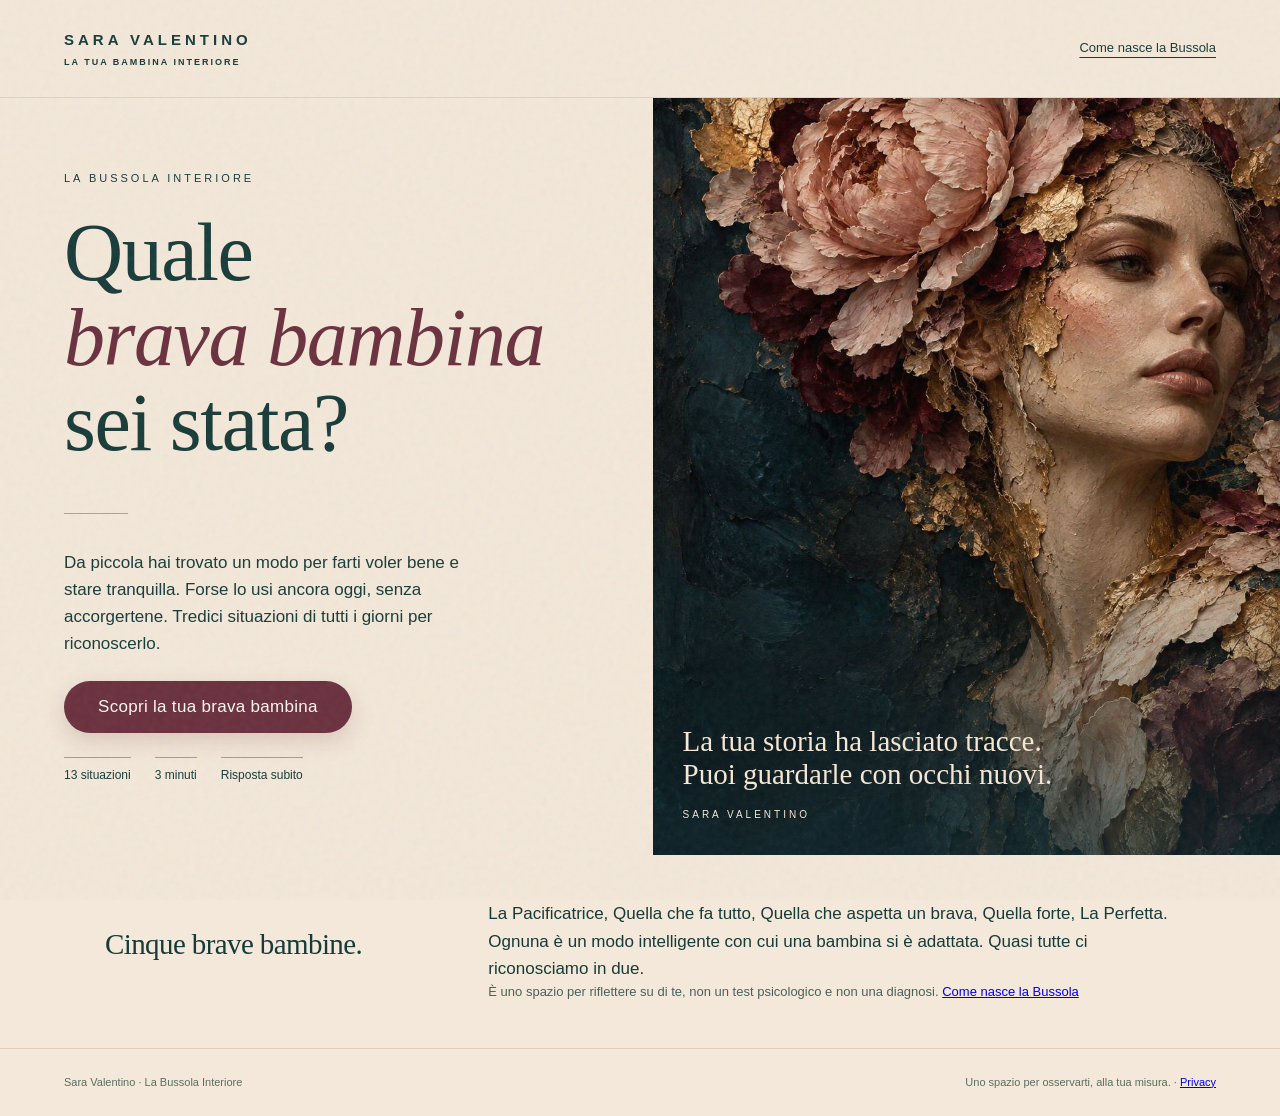
<file: index.html>
<!doctype html><html lang="it"><head><meta charset="utf-8"><meta name="viewport" content="width=device-width,initial-scale=1"><meta name="theme-color" content="#153b3b"><meta name="description" content="La Bussola Interiore di Sara Valentino: 13 situazioni di tutti i giorni per riconoscere la brava bambina che sei stata."><title>Quale brava bambina sei? | La Bussola Interiore</title><link rel="stylesheet" href="style.css"></head><body>
<header><a href="./" class="brand" aria-label="Sara Valentino, pagina iniziale">SARA VALENTINO<span>LA TUA BAMBINA INTERIORE</span></a><a href="ricerca.html" class="method">Come nasce la Bussola</a></header>
<main id="app"></main>
<footer><span>Sara Valentino · La Bussola Interiore</span><span>Uno spazio per osservarti, alla tua misura. · <a href="privacy.html">Privacy</a></span></footer>
<script src="data.js"></script><script src="app.js"></script></body></html>
</file>
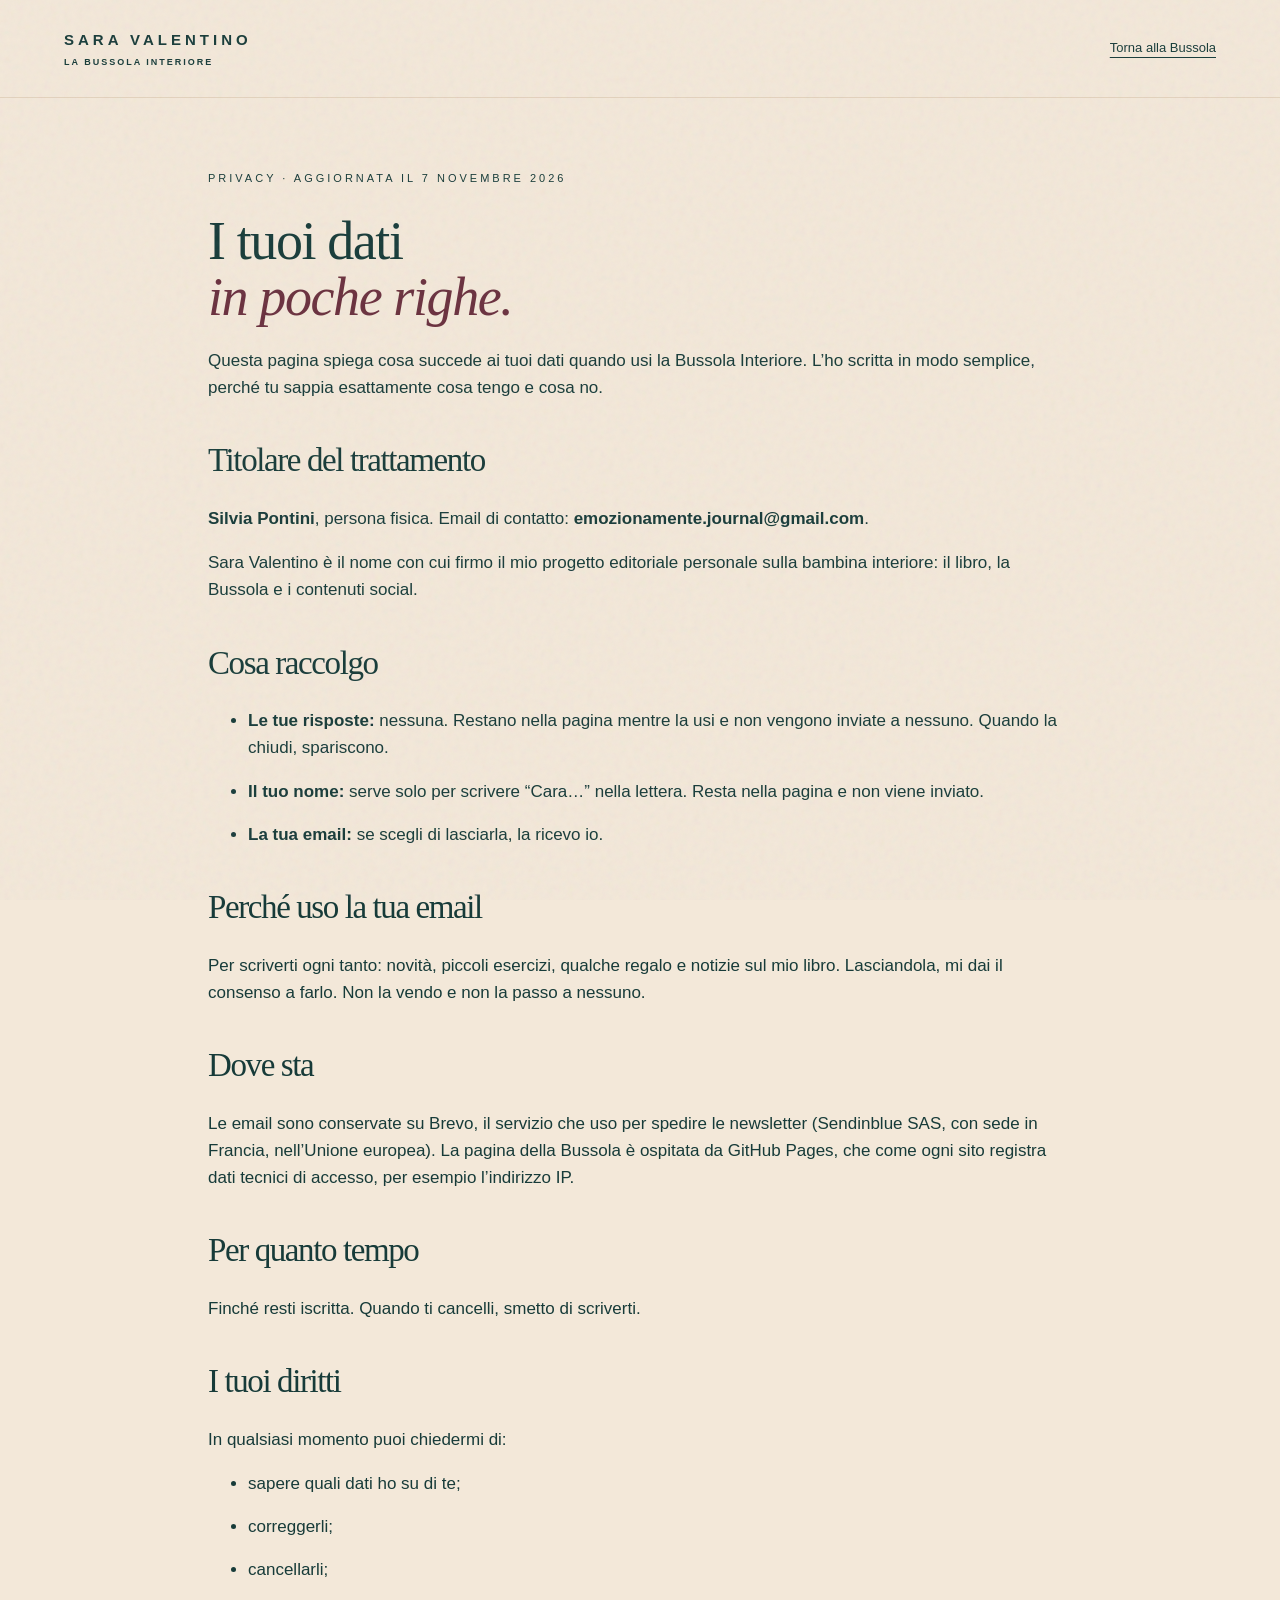
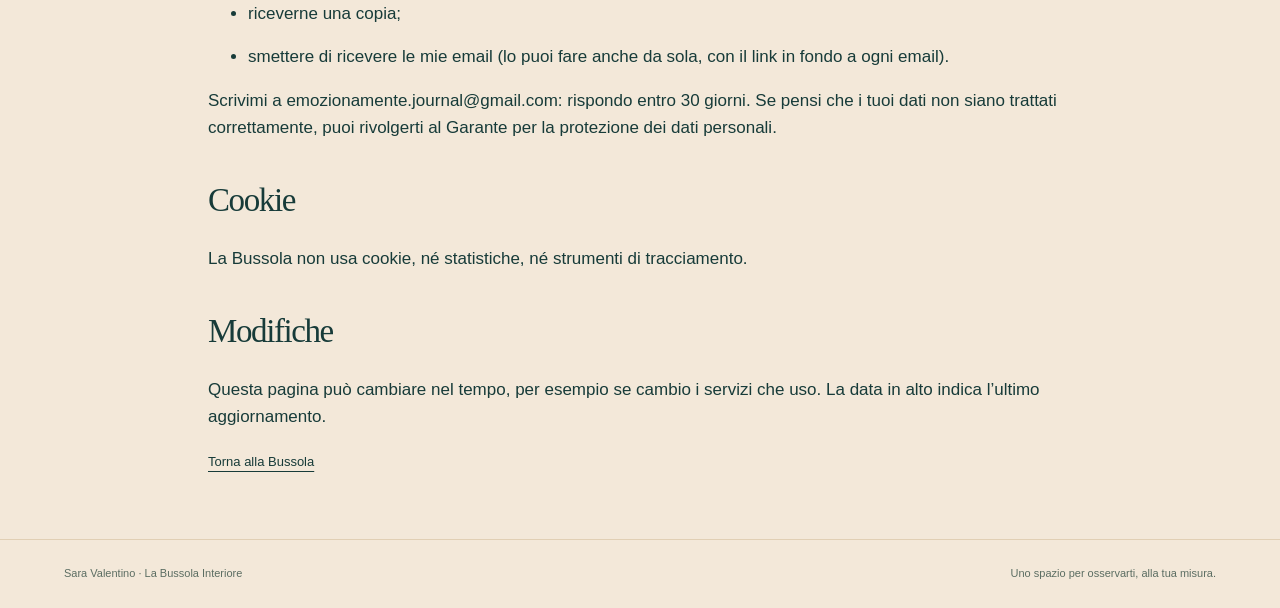
<file: privacy.html>
<!doctype html><html lang="it"><head><meta charset="utf-8"><meta name="viewport" content="width=device-width,initial-scale=1"><title>Privacy | La Bussola Interiore</title><link rel="stylesheet" href="style.css"></head><body><header><a href="./" class="brand">SARA VALENTINO<span>LA BUSSOLA INTERIORE</span></a><a href="./" class="method">Torna alla Bussola</a></header><main class="document">
<span class="eyebrow">Privacy · aggiornata il 7 novembre 2026</span>
<h1>I tuoi dati<br><em>in poche righe.</em></h1>
<p>Questa pagina spiega cosa succede ai tuoi dati quando usi la Bussola Interiore. L’ho scritta in modo semplice, perché tu sappia esattamente cosa tengo e cosa no.</p>
<h2>Titolare del trattamento</h2><p><strong>Silvia Pontini</strong>, persona fisica. Email di contatto: <strong>emozionamente.journal@gmail.com</strong>.</p><p>Sara Valentino è il nome con cui firmo il mio progetto editoriale personale sulla bambina interiore: il libro, la Bussola e i contenuti social.</p>
<h2>Cosa raccolgo</h2>
<ul>
<li><strong>Le tue risposte:</strong> nessuna. Restano nella pagina mentre la usi e non vengono inviate a nessuno. Quando la chiudi, spariscono.</li>
<li><strong>Il tuo nome:</strong> serve solo per scrivere “Cara…” nella lettera. Resta nella pagina e non viene inviato.</li>
<li><strong>La tua email:</strong> se scegli di lasciarla, la ricevo io.</li>
</ul>
<h2>Perché uso la tua email</h2>
<p>Per scriverti ogni tanto: novità, piccoli esercizi, qualche regalo e notizie sul mio libro. Lasciandola, mi dai il consenso a farlo. Non la vendo e non la passo a nessuno.</p>
<h2>Dove sta</h2>
<p>Le email sono conservate su Brevo, il servizio che uso per spedire le newsletter (Sendinblue SAS, con sede in Francia, nell’Unione europea). La pagina della Bussola è ospitata da GitHub Pages, che come ogni sito registra dati tecnici di accesso, per esempio l’indirizzo IP.</p>
<h2>Per quanto tempo</h2>
<p>Finché resti iscritta. Quando ti cancelli, smetto di scriverti.</p>
<h2>I tuoi diritti</h2><p>In qualsiasi momento puoi chiedermi di:</p><ul><li>sapere quali dati ho su di te;</li><li>correggerli;</li><li>cancellarli;</li><li>riceverne una copia;</li><li>smettere di ricevere le mie email (lo puoi fare anche da sola, con il link in fondo a ogni email).</li></ul><p>Scrivimi a emozionamente.journal@gmail.com: rispondo entro 30 giorni. Se pensi che i tuoi dati non siano trattati correttamente, puoi rivolgerti al Garante per la protezione dei dati personali.</p>
<h2>Cookie</h2>
<p>La Bussola non usa cookie, né statistiche, né strumenti di tracciamento.</p>
<h2>Modifiche</h2><p>Questa pagina può cambiare nel tempo, per esempio se cambio i servizi che uso. La data in alto indica l’ultimo aggiornamento.</p>
<p><a href="./" class="method">Torna alla Bussola</a></p>
</main><footer><span>Sara Valentino · La Bussola Interiore</span><span>Uno spazio per osservarti, alla tua misura.</span></footer></body></html>
</file>
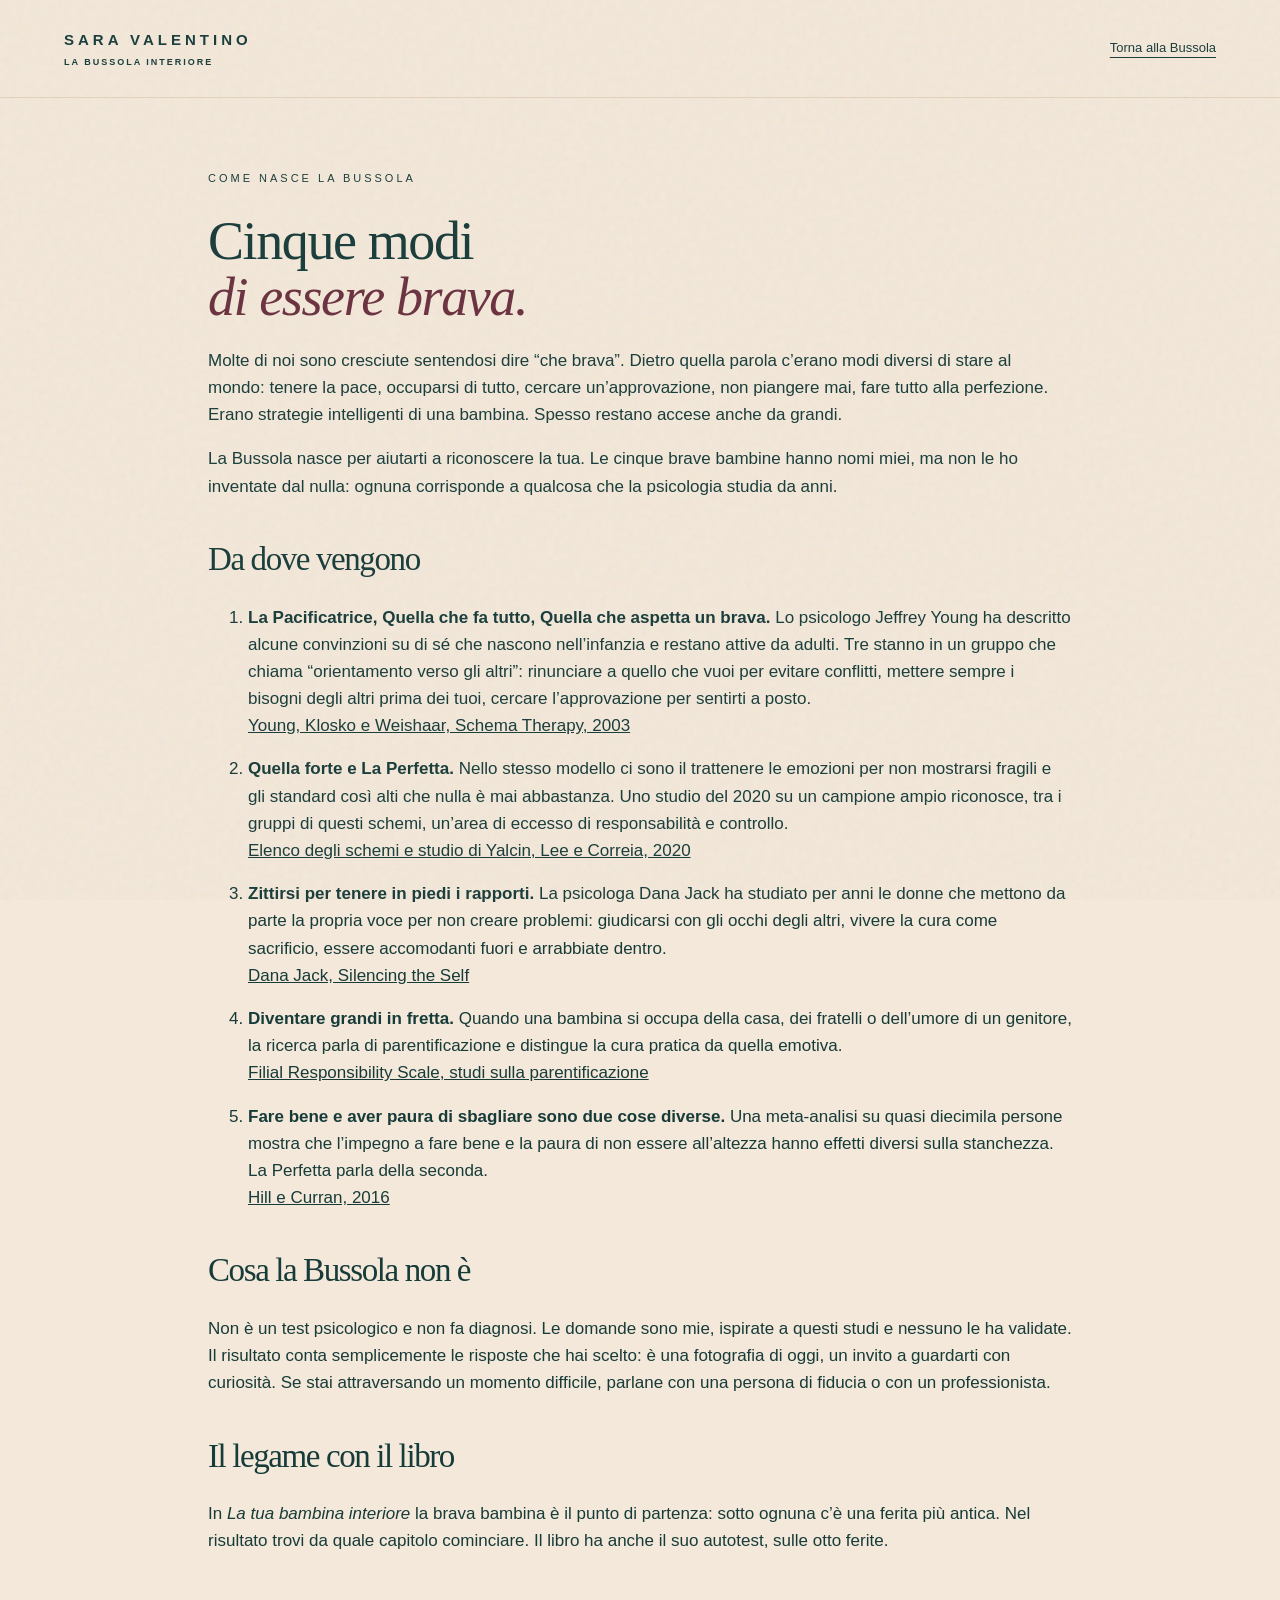
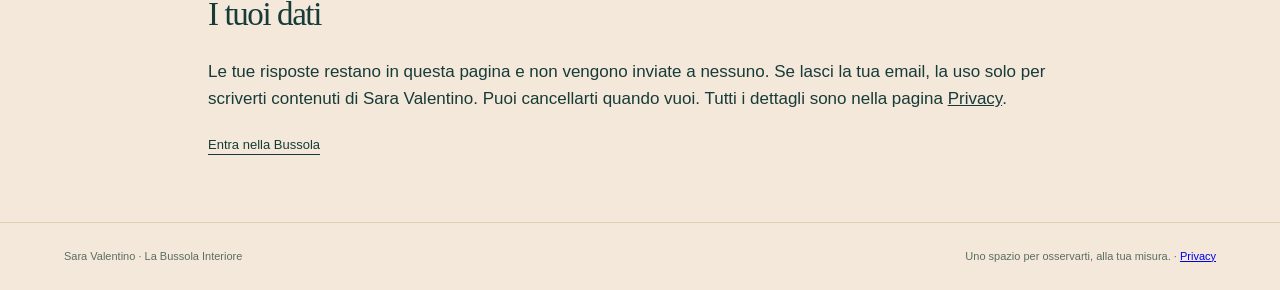
<file: ricerca.html>
<!doctype html><html lang="it"><head><meta charset="utf-8"><meta name="viewport" content="width=device-width,initial-scale=1"><title>Come nasce la Bussola | La Bussola Interiore</title><link rel="stylesheet" href="style.css"></head><body><header><a href="./" class="brand">SARA VALENTINO<span>LA BUSSOLA INTERIORE</span></a><a href="./" class="method">Torna alla Bussola</a></header><main class="document">
<span class="eyebrow">Come nasce la Bussola</span>
<h1>Cinque modi<br><em>di essere brava.</em></h1>
<p>Molte di noi sono cresciute sentendosi dire “che brava”. Dietro quella parola c’erano modi diversi di stare al mondo: tenere la pace, occuparsi di tutto, cercare un’approvazione, non piangere mai, fare tutto alla perfezione. Erano strategie intelligenti di una bambina. Spesso restano accese anche da grandi.</p>
<p>La Bussola nasce per aiutarti a riconoscere la tua. Le cinque brave bambine hanno nomi miei, ma non le ho inventate dal nulla: ognuna corrisponde a qualcosa che la psicologia studia da anni.</p>
<h2>Da dove vengono</h2>
<ol>
<li><strong>La Pacificatrice, Quella che fa tutto, Quella che aspetta un brava.</strong> Lo psicologo Jeffrey Young ha descritto alcune convinzioni su di sé che nascono nell’infanzia e restano attive da adulti. Tre stanno in un gruppo che chiama “orientamento verso gli altri”: rinunciare a quello che vuoi per evitare conflitti, mettere sempre i bisogni degli altri prima dei tuoi, cercare l’approvazione per sentirti a posto.<br><a href="https://en.wikipedia.org/wiki/Schema_therapy" target="_blank" rel="noopener">Young, Klosko e Weishaar, Schema Therapy, 2003</a></li>
<li><strong>Quella forte e La Perfetta.</strong> Nello stesso modello ci sono il trattenere le emozioni per non mostrarsi fragili e gli standard così alti che nulla è mai abbastanza. Uno studio del 2020 su un campione ampio riconosce, tra i gruppi di questi schemi, un’area di eccesso di responsabilità e controllo.<br><a href="https://en.wikipedia.org/wiki/List_of_maladaptive_schemas" target="_blank" rel="noopener">Elenco degli schemi e studio di Yalcin, Lee e Correia, 2020</a></li>
<li><strong>Zittirsi per tenere in piedi i rapporti.</strong> La psicologa Dana Jack ha studiato per anni le donne che mettono da parte la propria voce per non creare problemi: giudicarsi con gli occhi degli altri, vivere la cura come sacrificio, essere accomodanti fuori e arrabbiate dentro.<br><a href="https://blog.oup.com/2010/03/silencing-the-self/" target="_blank" rel="noopener">Dana Jack, Silencing the Self</a></li>
<li><strong>Diventare grandi in fretta.</strong> Quando una bambina si occupa della casa, dei fratelli o dell’umore di un genitore, la ricerca parla di parentificazione e distingue la cura pratica da quella emotiva.<br><a href="https://www.fahsbeckfund.org/publication/parentification-and-adult-psychosocial-life-distress/" target="_blank" rel="noopener">Filial Responsibility Scale, studi sulla parentificazione</a></li>
<li><strong>Fare bene e aver paura di sbagliare sono due cose diverse.</strong> Una meta-analisi su quasi diecimila persone mostra che l’impegno a fare bene e la paura di non essere all’altezza hanno effetti diversi sulla stanchezza. La Perfetta parla della seconda.<br><a href="https://pubmed.ncbi.nlm.nih.gov/26231736/" target="_blank" rel="noopener">Hill e Curran, 2016</a></li>
</ol>
<h2>Cosa la Bussola non è</h2>
<p>Non è un test psicologico e non fa diagnosi. Le domande sono mie, ispirate a questi studi e nessuno le ha validate. Il risultato conta semplicemente le risposte che hai scelto: è una fotografia di oggi, un invito a guardarti con curiosità. Se stai attraversando un momento difficile, parlane con una persona di fiducia o con un professionista.</p>
<h2>Il legame con il libro</h2>
<p>In <em>La tua bambina interiore</em> la brava bambina è il punto di partenza: sotto ognuna c’è una ferita più antica. Nel risultato trovi da quale capitolo cominciare. Il libro ha anche il suo autotest, sulle otto ferite.</p>
<h2>I tuoi dati</h2>
<p>Le tue risposte restano in questa pagina e non vengono inviate a nessuno. Se lasci la tua email, la uso solo per scriverti contenuti di Sara Valentino. Puoi cancellarti quando vuoi. Tutti i dettagli sono nella pagina <a href="privacy.html">Privacy</a>.</p>
<p><a href="./" class="method">Entra nella Bussola</a></p>
</main><footer><span>Sara Valentino · La Bussola Interiore</span><span>Uno spazio per osservarti, alla tua misura. · <a href="privacy.html">Privacy</a></span></footer></body></html>
</file>
<file: style.css>
*{box-sizing:border-box} :root{--ink:#173b39;--paper:#f3e8d9;--rose:#dec0af;--gold:#c69f63;--wine:#6a303e}body{margin:0;color:var(--ink);background:var(--paper);font-family:Arial,Helvetica,sans-serif;font-size:17px;line-height:1.6}body:before{content:'';position:fixed;inset:0;pointer-events:none;opacity:.16;z-index:8;background-image:url("data:image/svg+xml,%3Csvg viewBox='0 0 160 160' xmlns='http://www.w3.org/2000/svg'%3E%3Cfilter id='n'%3E%3CfeTurbulence type='fractalNoise' baseFrequency='.85' numOctaves='3' stitchTiles='stitch'/%3E%3C/filter%3E%3Crect width='100%25' height='100%25' opacity='.4' filter='url(%23n)'/%3E%3C/svg%3E")}header{max-width:1440px;margin:auto;display:flex;align-items:center;justify-content:space-between;padding:28px 5vw;border-bottom:1px solid #b8987044}.brand{color:var(--ink);font-size:15px;letter-spacing:4px;text-decoration:none;font-weight:bold}.brand span{display:block;font-size:9px;letter-spacing:2px;margin-top:3px}.method{color:var(--ink);font-size:13px;text-underline-offset:5px}h1,h2,h3{font-family:Georgia,'Times New Roman',serif;font-weight:normal;line-height:1.04;letter-spacing:-1.4px}h1{font-size:clamp(48px,6.4vw,94px);margin:22px 0}h1 em,h2 em{color:var(--wine);font-weight:normal}h2{font-size:clamp(34px,4vw,58px)}h3{font-size:29px;letter-spacing:-.6px}.eyebrow{font-size:11px;letter-spacing:3px;text-transform:uppercase}.hero{display:grid;grid-template-columns:1.04fr 1fr;max-width:1440px;margin:auto;min-height:710px}.intro{padding:72px 5vw 60px;display:flex;flex-direction:column;align-items:flex-start;justify-content:center}.intro p{max-width:430px;margin:10px 0 24px}.art{position:relative;min-height:650px;background:#193a38 url('assets/hero.jpg') center/cover;box-shadow:inset 0 0 60px #0003}.art:after{content:'';position:absolute;inset:0;background:linear-gradient(0deg,#102b32aa,transparent 40%)}.art-caption{position:absolute;bottom:35px;left:30px;right:30px;color:#f8e8d5;z-index:1;font-family:Georgia,serif;font-size:29px;line-height:1.15}.art-caption small{display:block;font:10px Arial;letter-spacing:3px;margin-top:18px}.gold-line{width:64px;height:1px;background:var(--gold);margin:25px 0}.primary{border:1px solid #b39566;background:linear-gradient(135deg,#2f5a53,#173b39 75%);color:#fff5e5;padding:17px 28px;font-size:16px;cursor:pointer;box-shadow:0 5px 0 #102c2a,0 14px 28px #16393422;display:inline-block;text-decoration:none;border-radius:3px}.primary:hover{background:linear-gradient(135deg,#396f63,#214b43)}button,a{touch-action:manipulation}button:focus-visible,a:focus-visible{outline:3px solid #b67a31;outline-offset:5px}.small{font-size:13px;color:#49625b}.facts{display:flex;gap:24px;margin:24px 0 10px;font-size:12px}.facts span{border-top:1px solid #bd9868;padding-top:8px}.promise{max-width:1130px;padding:45px 30px;margin:auto;display:grid;grid-template-columns:1fr 2fr;gap:40px}.promise p{margin:0}.shell{display:grid;grid-template-columns:minmax(280px,.72fr) 1.4fr;max-width:1240px;margin:38px auto 65px;min-height:720px;box-shadow:0 28px 60px #36271c18}.side-art{background:#173d3a url('assets/hero.jpg') 57% center/cover;position:relative;min-height:580px}.side-art:after{content:'';position:absolute;inset:0;background:linear-gradient(0deg,#102f31ee,transparent 85%)}.side-copy{position:absolute;z-index:1;bottom:36px;padding:35px;color:#f6e5d0}.side-copy h2{font-size:44px}.side-copy p{font-size:14px;color:#ecdbca}.sheet{padding:42px 50px;background:linear-gradient(120deg,#fff6e9,#ecddca);box-shadow:inset 1px 0 2px #fff9;position:relative}.progress-info{display:flex;justify-content:space-between;font-size:11px;letter-spacing:1.5px;text-transform:uppercase}.progress{height:3px;background:#c7bca9;margin:12px 0 30px}.progress div{height:3px;background:var(--wine);transition:width .3s}.sheet h2{font-size:clamp(30px,3vw,43px);line-height:1.12;margin:22px 0 13px}.note{font-size:14px;line-height:1.5;color:#5b6e66}.answers{display:grid;gap:12px;margin:26px 0}.answer{display:flex;gap:15px;align-items:center;text-align:left;color:var(--ink);padding:17px 20px;border:1px solid #bfa889;border-radius:4px;background:linear-gradient(135deg,#fff9ef,#e8d8c5);box-shadow:0 3px 0 #b5a18b55,0 7px 14px #4b33280b;font:16px/1.4 Arial;cursor:pointer;min-height:65px}.answer .letter{border:1px solid #ac9572;border-radius:50%;flex-shrink:0;height:28px;width:28px;display:grid;place-items:center;font-size:11px}.answer:hover{border-color:#497669;background:#f4e3cf}.answer[aria-pressed=true]{background:linear-gradient(125deg,#305951,#1e433e);color:#fff4e0;border-color:#af8e58;box-shadow:0 3px 0 #142e2a}.answer[aria-pressed=true] .letter{border-color:#d3b579}.answer:last-child{font-size:14px}.navigation{display:flex;justify-content:space-between;align-items:center;margin-top:27px;gap:20px}.plain{background:none;border:0;color:var(--ink);font-size:14px;padding:12px 0;cursor:pointer;text-decoration:underline;text-underline-offset:4px}.primary:disabled{opacity:.4;cursor:default}.privacy{font-size:12px;color:#627267;line-height:1.4;margin-top:22px}.results{max-width:1000px;margin:60px auto;padding:0 30px}.result-head{border-bottom:1px solid #b29468;padding-bottom:25px}.result-head h1{font-size:clamp(42px,5vw,65px)}.summary-ribbon{display:flex;gap:20px;flex-wrap:wrap;margin:24px 0;color:#365f55;font-size:14px}.summary-ribbon span{padding:10px 0;border-top:1px solid #bba17a}.result-grid{display:grid;grid-template-columns:1fr 1fr;gap:35px;margin:34px 0}.map{background:#e6d5bd;padding:30px;box-shadow:inset 0 1px #fff,0 12px 24px #32201e12;border:1px solid #c4a97e}.map h3{margin-top:0}.bar-row{margin:15px 0}.bar-title{display:flex;justify-content:space-between;gap:10px;font-size:14px}.bar-title span:last-child{font-size:12px;white-space:nowrap}.bar{height:7px;background:#c7b49a;margin-top:6px;border-radius:10px;overflow:hidden}.bar div{height:100%;background:linear-gradient(90deg,#42695d,#224a44);border-radius:10px}.profile{padding:30px;border-top:1px solid #bba17a;margin:22px 0;background:#fff4e44a}.profile h3{margin:8px 0}.profile .subtitle{font-family:Georgia,serif;font-size:23px;color:var(--wine)}.phrases{list-style:none;padding:0;counter-reset:item}.phrases li{position:relative;padding:12px 0 12px 38px;border-bottom:1px solid #bb9d7133;font-family:Georgia,serif;font-size:21px;line-height:1.3}.phrases li:before{counter-increment:item;content:'0' counter(item);position:absolute;left:0;color:#946d3a;font:11px/26px Arial}.book{display:grid;grid-template-columns:155px 1fr;gap:32px;padding:38px;background:#173c39;color:#f7ead9;margin-top:45px;border-top:3px solid #b89b64}.book img{width:100%;height:auto;align-self:center;box-shadow:8px 12px 24px #0006}.book h3{font-size:32px;margin:8px 0 15px}.book p{font-size:15px}.book a{color:#f4d9aa;text-underline-offset:5px}.document{max-width:920px;margin:65px auto;padding:0 28px}.document h1{font-size:54px}.document h2{font-size:33px;margin-top:42px}.document a{color:var(--ink)}.document li{margin:16px 0}.document .notice{padding:24px;background:#e4d1b5;border-left:3px solid var(--wine)}footer{padding:25px 5vw;display:flex;gap:15px;justify-content:space-between;border-top:1px solid #bc9c6b55;color:#5b6d62;font-size:11px}.topic-row{display:flex;justify-content:space-between;align-items:center;gap:12px;padding:10px 0;border-bottom:1px solid #b8987044;font-size:15px}.topic-row:last-child{border-bottom:0}.topic-row>div{display:flex;flex-wrap:wrap;gap:6px;justify-content:flex-end}.evidence-number{display:inline-grid;place-items:center;width:26px;height:26px;border-radius:50%;background:var(--ink);color:#fff4e0;font-size:12px}.evidence{list-style:none;padding:0}.evidence li{padding:14px 0;border-bottom:1px solid #bb9d7133}.evidence li p{margin:4px 0}.single-topic{margin:12px 0}.single-topic summary{cursor:pointer;font-family:Georgia,serif;font-size:20px;padding:6px 0}details.profile summary{cursor:pointer;font-family:Georgia,serif;font-size:22px} @media(max-width:760px){header{padding:20px}.brand{font-size:12px;letter-spacing:2.4px}.brand span{font-size:8px}.method{font-size:11px;max-width:100px;text-align:right}.hero{display:flex;flex-direction:column}.intro{padding:36px 25px 40px}.intro h1{font-size:57px}.art{min-height:450px;background-position:50% 30%}.art-caption{font-size:27px}.promise{display:block;padding:30px 25px}.promise h3{margin-top:0}.shell{display:block;margin:0;box-shadow:none;min-height:0}.side-art{min-height:175px;background-position:50% 29%}.side-copy{padding:20px 25px;bottom:0}.side-copy h2{font-size:31px;margin:0}.side-copy p{display:none}.side-copy .eyebrow{font-size:10px}.sheet{padding:28px 22px 35px}.sheet h2{font-size:32px}.answer{padding:16px;font-size:16px}.progress{margin-bottom:22px}.result-grid{grid-template-columns:1fr;gap:15px}.results{margin:35px auto;padding:0 23px}.profile{padding:24px 0}.map{padding:23px}.book{grid-template-columns:100px 1fr;gap:20px;padding:24px 18px}.book h3{font-size:26px}.book p{font-size:14px}.book .eyebrow{letter-spacing:1.4px;font-size:9px}.summary-ribbon{gap:8px;font-size:12px}footer{flex-direction:column;padding:24px}.document h1{font-size:42px}}@media(prefers-reduced-motion:reduce){*{transition:none!important}}@media print{header,footer,.navigation,.no-print{display:none}.results{margin:0;max-width:none}.book{background:white;color:black;break-inside:avoid}.book a{color:black}.profile,.map{break-inside:avoid}body:before{display:none}body{background:white}.result-grid{display:block}}
.selection-help{font-size:13px;color:#49625b;margin-top:22px}.topic-row{padding:12px 0;border-bottom:1px solid #b3946a55}.topic-row>span{font-size:15px;display:block;margin-bottom:6px}.topic-row>div{display:flex;gap:6px;flex-wrap:wrap}.evidence-number{display:inline-grid;place-items:center;background:#264e47;color:#fff2db;border:1px solid #aa8b57;border-radius:50%;height:28px;min-width:28px;font-size:11px}.evidence{list-style:none;padding:0;margin:15px 0}.evidence li{border-left:2px solid #b49568;padding:10px 0 10px 18px;margin:15px 0}.evidence p{margin:5px 0;line-height:1.5}.evidence .eyebrow{font-size:10px;letter-spacing:1.5px}.single-topic{padding:14px 0;border-bottom:1px solid #bba17a66}summary{cursor:pointer}.answer:last-child{margin-top:5px}.profile h3{line-height:1.13}.no-print{scroll-margin-top:20px}

.gate-form{margin-top:28px;display:flex;flex-direction:column;gap:12px;max-width:520px}.gate-input{font:inherit;font-size:1.1rem;padding:16px 18px;border:1.5px solid #153b3b;border-radius:14px;background:#fff;color:#1d2b2b;width:100%;box-sizing:border-box}.gate-input:focus{outline:3px solid #c9a35e;outline-offset:2px}.gate-error{color:#9b2c2c;min-height:1.2em;margin:0}
/* v2 novembre 2026: risultato diretto e lettera */
.result-card{background:#fffaf2;border:1px solid #dcc6a8;border-radius:18px;padding:clamp(24px,5vw,48px);margin:24px 0}
.result-card h1{margin:10px 0 14px;line-height:1.05}
.result-line{font-size:clamp(19px,2.2vw,23px);color:var(--wine);font-family:Georgia,serif;margin:0 0 18px}
.second{font-size:15px;color:var(--ink);opacity:.85;margin-top:18px}
.sara-note{font-family:Georgia,serif;font-style:italic;font-size:19px;border-left:3px solid var(--rose);padding:14px 22px;margin:22px 0;background:#fff6ec}
.letter-card h2{margin-top:0}
.gate-check{display:flex;gap:12px;align-items:flex-start;font-size:15px}
.gate-check input{width:20px;height:20px;margin-top:3px;flex:none}
.lettera{background:#fffaf2;border:1px solid #dcc6a8;border-radius:18px;padding:clamp(24px,5vw,48px);margin:24px 0;font-family:Georgia,serif;font-size:19px;line-height:1.7}
.lettera p{margin:0 0 16px}
.lettera .sign{font-style:italic;margin-top:22px}
.primary{background:var(--wine);border:none;color:#fff8ef;border-radius:999px;padding:16px 34px;font-size:17px;letter-spacing:.3px;box-shadow:0 8px 22px #6a303e2e;transition:transform .15s,box-shadow .15s}
.primary:hover{transform:translateY(-1px);box-shadow:0 12px 26px #6a303e40}
.primary:focus-visible{outline:3px solid var(--gold);outline-offset:3px}
.primary:disabled{opacity:.6}

.answer .letter{height:30px;width:30px;font-size:14px;font-weight:600}
.lettera h1{font-size:clamp(32px,5vw,52px);line-height:1.1;margin:10px 0 24px}
.lettera-actions,.closing-actions{display:flex;flex-wrap:wrap;gap:14px;align-items:center;margin-top:28px;font-family:Arial,Helvetica,sans-serif}
.plain-link{display:inline-block;padding:15px 28px;border:1px solid #dcc6a8;border-radius:999px;color:var(--ink);text-decoration:none;background:#fffaf2}
.closing h2{margin-top:0}
@media print{body.has-letter header,body.has-letter footer,body.has-letter #app>.results>*:not(.lettera),.no-print{display:none!important}body.has-letter .lettera{border:none;margin:0;padding:0}}
</file>
